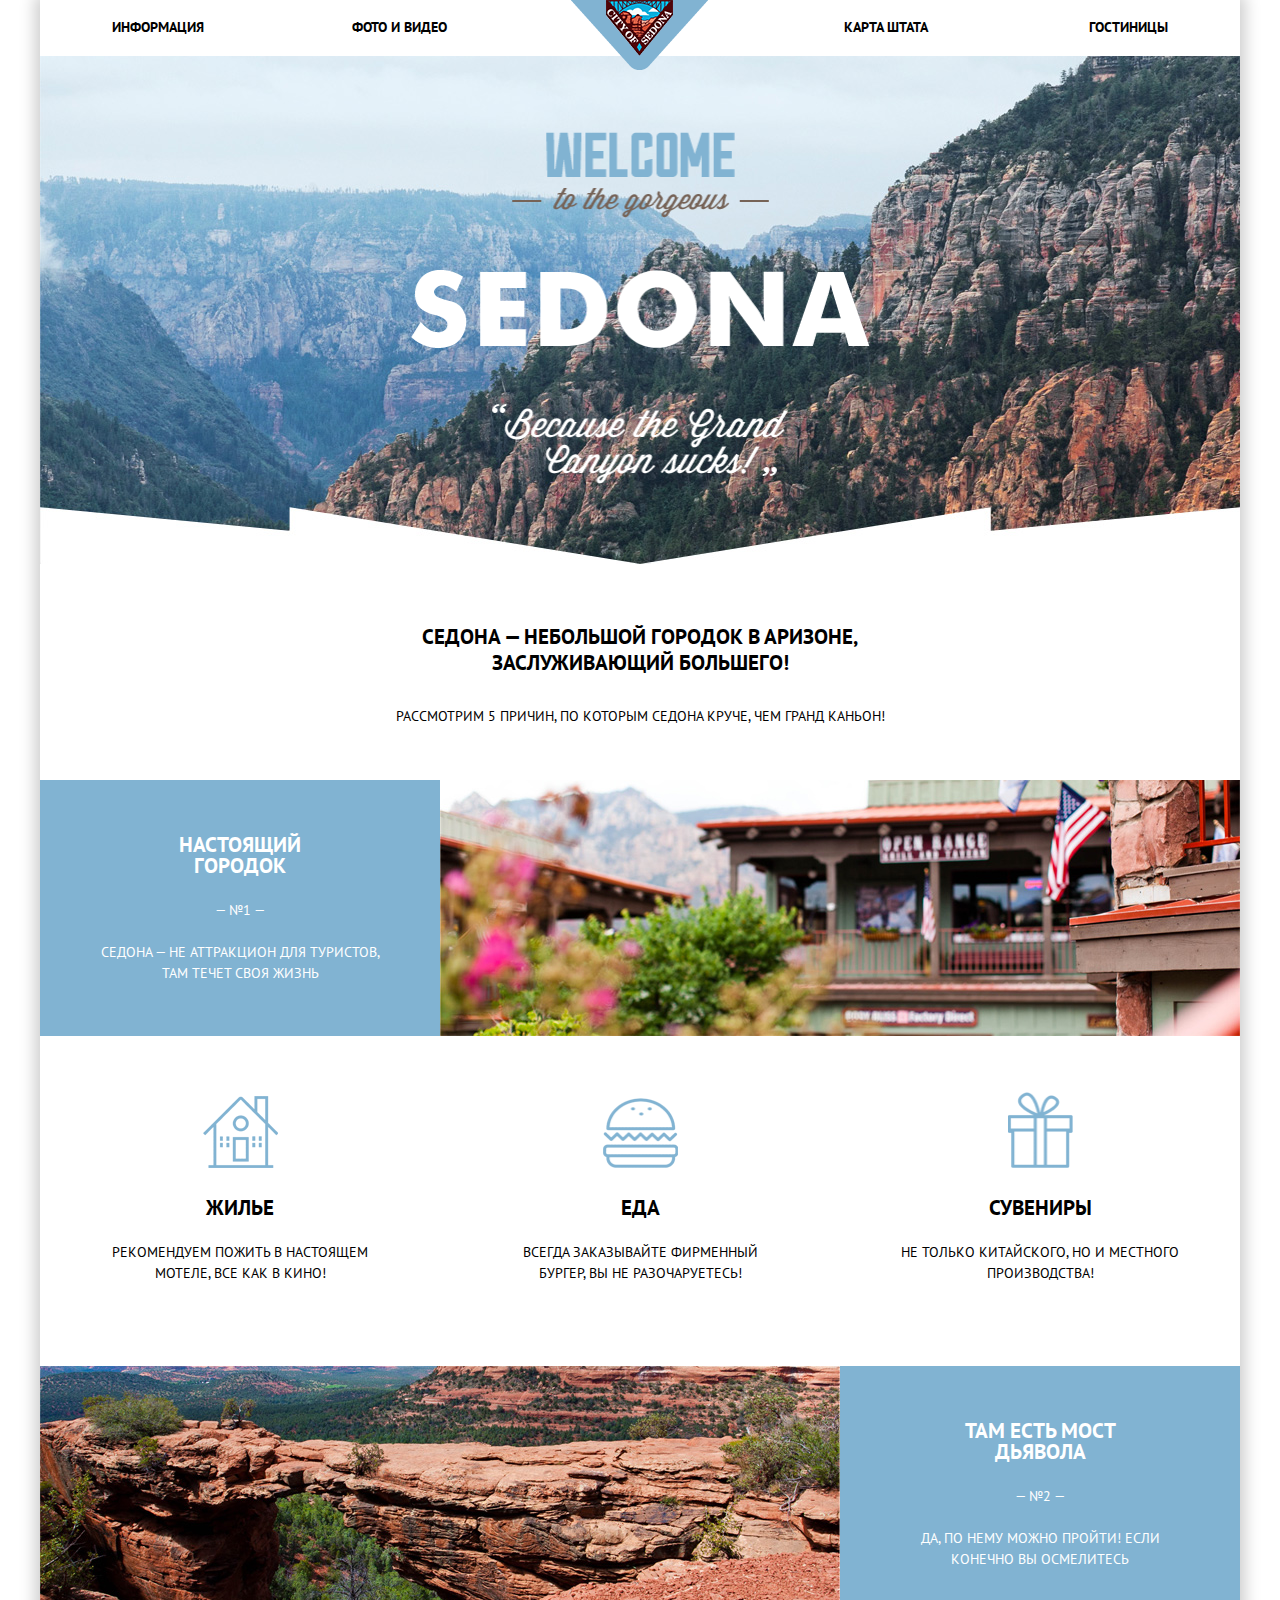
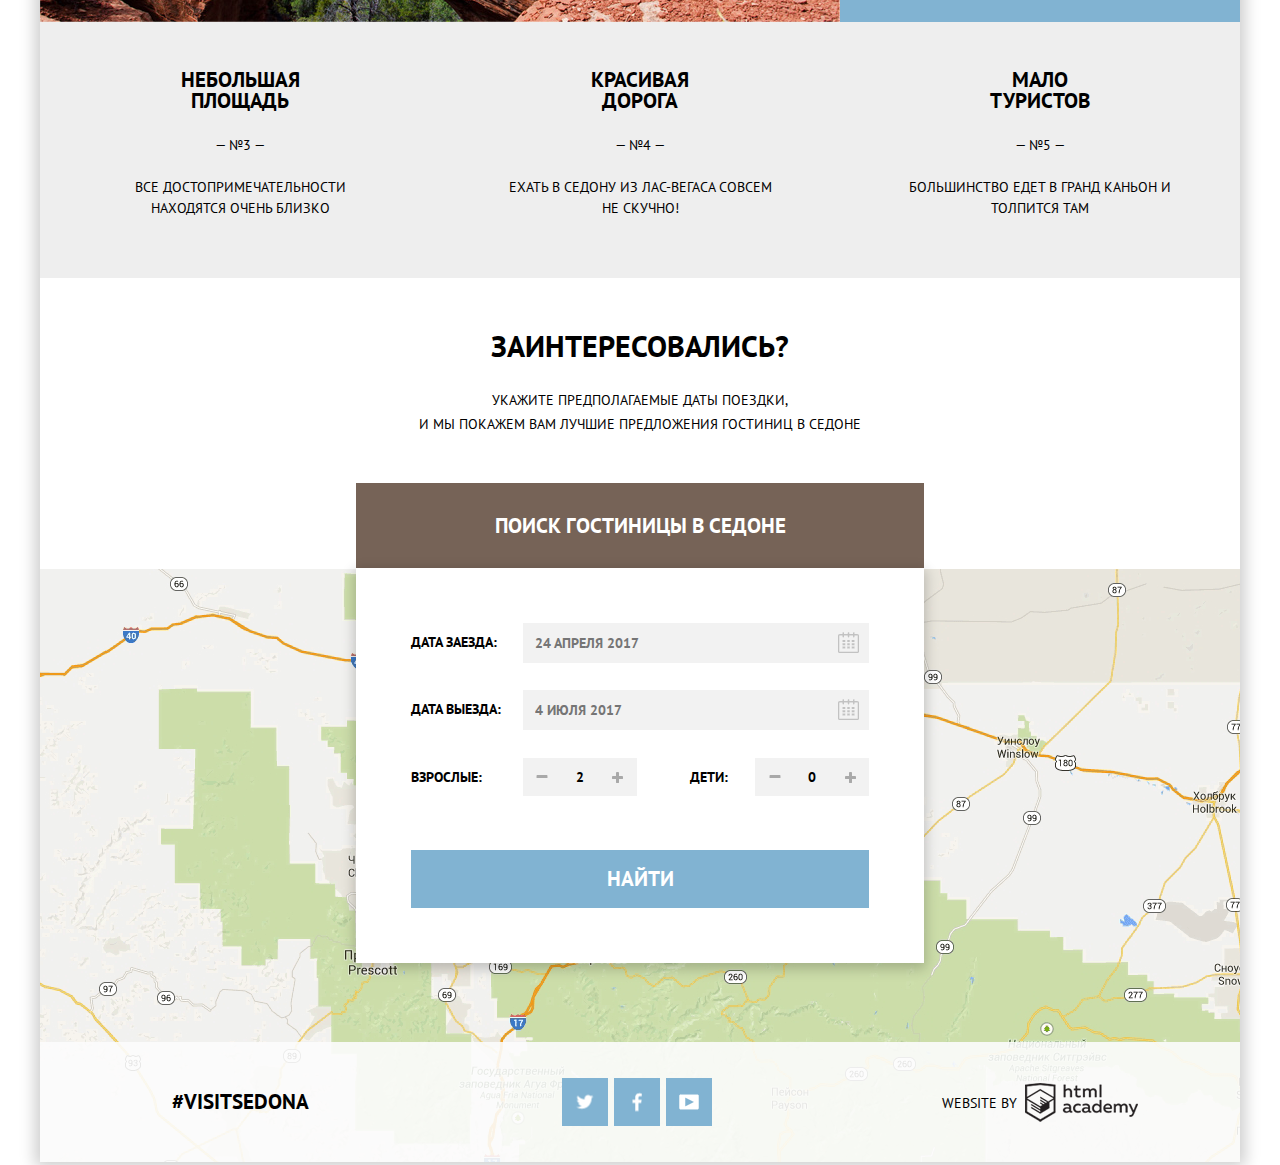
<file: index.html>
<!DOCTYPE html>
<html lang="ru">
<head>
  <meta charset="utf-8">
  <title>HTML Academy: Седона</title>
  <link href="css/normalize.css" rel="stylesheet">
  <link href="https://fonts.googleapis.com/css?family=PT+Sans:400,700&amp;subset=cyrillic" rel="stylesheet">
  <link href="css/style.min.css" rel="stylesheet">
</head>
<body>
<div class="container">
  <header class="main-header">
    <nav class="main-nav">
      <ul class="clearfix">
        <li><a href="#">Информация</a></li>
        <li><a href="#">Фото и видео</a></li>
        <li><a href="#">Карта штата</a></li>
        <li><a href="index-hotels.html">Гостиницы</a></li>
      </ul>
    </nav>
    <div class="logo-header">
      <img src="img/logo2.png" width="137" height="70" alt="Логотип">
    </div>
  </header>
  <main>
    <div class="main-image">
      <img src="img/all-text.png" width="459" height="352" alt="Welcome to the gorgeous SEDONA">
    </div>
    <div class="tagline">
      <p><b>Седона — небольшой городок в Аризоне, заслуживающий большего!</b></p>
      <p>Рассмотрим 5 причин, по которым седона круче, чем гранд каньон!</p>
    </div>
    <div class="content-item clearfix">
      <div class="content-text blue">
        <p class="title">Настоящий городок</p>
        <p class="number">— №1 —</p>
        <p class="about">Седона — не аттракцион для туристов, там течет своя жизнь</p>
      </div>
      <div class="content-image">
        <img class="image-content" src="img/house.jpg" width="800" height="256" alt="Open range picture">
      </div>
    </div>
    <div class="-content-item features clearfix">
      <div class="features-item">
        <div class="features-img">
          <img src="img/home.png" width="75" height="72" alt="Домик">
        </div>
        <p class="title">Жилье</p>
        <p class="about">Рекомендуем пожить в настоящем мотеле, все как в кино!</p>
      </div>
      <div class="features-item">
        <div class="features-img">
          <img src="img/food.png" width="75" height="70" alt="Бургер">
        </div>
        <p class="title">Еда</p>
        <p class="about">Всегда заказывайте фирменный бургер, вы не разочаруетесь!</p>
      </div>
      <div class="features-item">
        <div class="features-img">
          <img src="img/gift.png" width="65" height="76" alt="Подарок">
        </div>
        <p class="title">Сувениры</p>
        <p class="about">Не только китайского, но и местного производства!</p>
      </div>
    </div>
    <div class="content-item clearfix">
      <div class="content-image">
        <img class="image-content" src="img/canyon.jpg" width="800" height="256" alt="Фото каньона">
      </div>
      <div class="content-text blue">
        <p class="title">Там есть мост дьявола</p>
        <p class="number">— №2 —</p>
        <p class="about">Да, по нему можно пройти! Если конечно вы осмелитесь</p>
      </div>
    </div>
    <div class="content-item clearfix grey">
      <div class="content-text">
        <p class="title">Небольшая площадь</p>
        <p class="number">— №3 —</p>
        <p class="about">Все достопримечательности находятся очень близко</p>
      </div>
      <div class="content-text">
        <p class="title">Красивая дорога</p>
        <p class="number">— №4 —</p>
        <p class="about">Ехать в седону из Лас-Вегаса совсем не скучно!</p>
      </div>
      <div class="content-text">
        <p class="title">Мало туристов</p>
        <p class="number">— №5 —</p>
        <p class="about">Большинство едет в гранд каньон и толпится там</p>
      </div>
    </div>
    <div class="question">
      <p class="question-interesting">Заинтересовались?</p>
      <!--В данном месте в одном из вебинаров было разрешено оставить перенос в виде исключительной ситуации -->
      <p class="question-offer">Укажите предполагаемые даты поездки, <br>и мы покажем вам лучшие предложения
        гостиниц в седоне</p>
      <button class="btn-search-hotels">Поиск гостиницы в седоне</button>
      <div class="form-search">
        <form action="https://echo.htmlacademy.ru" method="get">
          <div class="row">
            <label for="arrival-date" class="text-on-form-search">Дата заезда:</label>
            <input class="arrival" id="arrival-date" name="arrival-date" type="text" placeholder="24 апреля 2017">
            <span class="calendar"></span>
          </div>
          <div class="row">
            <label for="departure-date" class="text-on-form-search">Дата выезда:</label>
            <input class="departure" id="departure-date" name="departure-date" type="text" placeholder="4 июля 2017">
            <span class="calendar"></span>
          </div>
          <div class="row-adult">
            <span class="icon-minus"></span>
            <span class="icon-plus"></span>
            <label for="adult-count" class="text-on-form-search">Взрослые:</label>
            <input class="adult" id="adult-count" name="adult-count" type="text" value="2">
          </div>
          <div class="row-children">
            <span class="icon-minus"></span>
            <span class="icon-plus"></span>
            <label for="children-count" class="text-on-form-search">Дети:</label>
            <input class="children" type="text" id="children-count" name="children-count" value="0">
          </div>
          <button class="btn-search" type="submit">Найти</button>
        </form>
      </div>
    </div>
    <div class="map">
      <img src="img/map.png" width="1200" height="593" alt="Карта">
    </div>
  </main>
  <footer id="for-opacity-footer" class="main-footer clearfix">
    <section class="footer-hashteg">
      <a href="#">#visitsedona</a>
    </section>
    <section class="footer-social">
      <a class="social-btn social-btn-tw" href="#">Tвиттер</a>
      <a class="social-btn social-btn-fb" href="#">Фейсбук</a>
      <a class="social-btn social-btn-yb" href="#">Ютуб</a>
    </section>
    <section class="footer-copyright">
      <span>website by</span>
      <a class="html-logo" href="https://htmlacademy.ru">HtmlAcademy</a>
    </section>
  </footer>
</div>
</body>
</html>
</file>
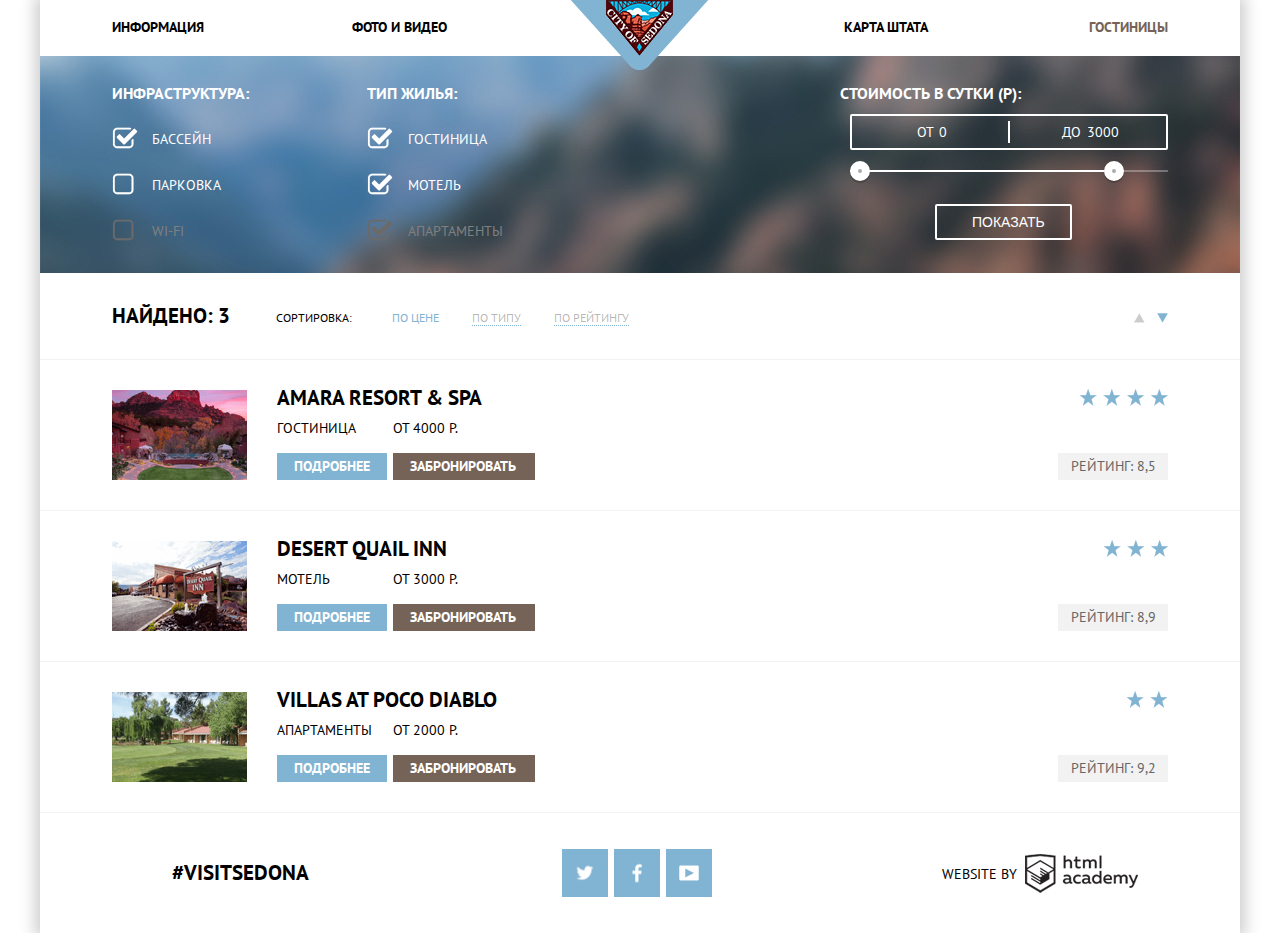
<file: index-hotels.html>
<!DOCTYPE html>
<html lang="ru">
<head>
  <meta charset="utf-8">
  <title>HTML Academy: Седона</title>
  <link href="css/normalize.css" rel="stylesheet">
  <link href="https://fonts.googleapis.com/css?family=PT+Sans:400,700&amp;subset=cyrillic" rel="stylesheet">
  <link href="css/style.min.css" rel="stylesheet">
</head>
<body>
<div class="container">
  <header class="main-header">
    <nav class="main-nav">
      <ul class="clearfix">
        <li><a href="#">Информация</a></li>
        <li><a href="#">Фото и видео</a></li>
        <li><a href="#">Карта штата</a></li>
        <li><a class="active-page" href="#">Гостиницы</a></li>
      </ul>
    </nav>
    <div class="logo-header">
      <a href="index.html"><img src="img/logo2.png" width="137" height="70" alt=""></a>
    </div>
  </header>
  <main>
    <div class="content-filter clearfix left-right-padding-container">
      <form class="-content-filter clearfix" action="https://echo.htmlacademy.ru" method="get">
        <div class="column-in-filter">
          <span class="title-in-filter">Инфраструктура:</span>
          <ul class="infrastructure">
            <li><input type="checkbox" id="swimming-pool" name="swimming-pool" checked>
              <label for="swimming-pool">Бассейн</label>
            </li>
            <li>
              <input type="checkbox" id="parking" name="parking">
              <label for="parking">Парковка</label>
            </li>
            <li>
              <input type="checkbox" id="wi-fi" name="wi-fi" disabled>
              <label for="wi-fi">Wi-fi</label>
            </li>
          </ul>
        </div>
        <div class="column-in-filter">
          <span class="title-in-filter">Тип жилья:</span>
          <ul class="type-house">
            <li><input type="checkbox" id="hotel" name="hotel" checked>
              <label for="hotel">Гостиница</label>
            </li>
            <li><input type="checkbox" id="motel" name="motel" checked>
              <label for="motel">Мотель</label>
            </li>
            <li><input type="checkbox" id="apartments" name="apartments" checked disabled>
              <label for="apartments">Апартаменты</label>
            </li>
          </ul>
        </div>
        <div class="column-in-filter">
          <div class="filter-range-title">Стоимость в сутки (р):</div>
          <div class="price-controls">
            <label class="min-price">от <input type="text" name="min-price" value="0"></label>
            <label class="max-price">до <input type="text" name="max-price" value="3000"></label>
          </div>
          <div class="range-controls">
            <div class="scale">
              <div class="bar"></div>
            </div>
            <div class="range-toggle range-toggle-min"></div>
            <div class="range-toggle range-toggle-max"></div>
          </div>
          <button class="btn-transparent" type="submit">Показать</button>
        </div>
      </form>
    </div>
    <div class="content left-right-padding-container clearfix">
      <div class="content-left">
        <div class="result-count">
          <span class="title">Найдено: 3</span>
        </div>
      </div>
      <div class="content-right">
        <div class="sorting">
          <span class="text-in-sorting">Сортировка:</span>
          <a class="text-in-sorting active" href="#">по цене</a>
          <a class="text-in-sorting" href="#">по типу</a>
          <a class="text-in-sorting" href="#">по рейтингу</a>
        </div>
        <div class="arrow">
          <a class="arrow-up"></a>
          <!--<img src="http://placehold.it/20x20">-->
          <a class="arrow-down arrow-active"></a>
        </div>
      </div>
    </div>
    <section class="content-hotel left-right-padding-container clearfix">
      <div class="hotel-image to-left">
        <img src="img/amara.png" width="135" height="90" alt="Гостиница Amara resort & spa">
      </div>
      <div class="hotel-description to-right">
        <div class="description-header clearfix">
          <div class="title to-left">
            <a href="#">Amara resort & spa</a>
          </div>
          <div class="stars to-right">
            <span class="stars-count-4"></span>
          </div>
        </div>
        <div class="description-middle clearfix">
          <span class="type">Гостиница</span>
          <span class="price">от 4000 р.</span>
        </div>
        <div class="description-bottom clearfix">
          <a class="btn-about" href="#">Подробнее</a>
          <a class="btn-reserve" href="#">Забронировать</a>
          <span class="raiting">Рейтинг: 8,5</span>
        </div>
      </div>
    </section>
    <section class="content-hotel left-right-padding-container clearfix">
      <div class="hotel-image to-left">
        <img src="img/desert.png" width="135" height="90" alt="Мотель DESERT...">
      </div>
      <div class="hotel-description to-right">
        <div class="description-header clearfix">
          <div class="title">
            <a href="#">Desert quail inn</a>
          </div>
          <div class="stars">
            <span class="stars-count-3"></span>
          </div>
        </div>
        <div class="description-middle">
          <span class="type">Мотель</span>
          <span class="price">от 3000 р.</span>
        </div>
        <div class="description-bottom clearfix">
          <a class="btn-about" href="#">Подробнее</a>
          <a class="btn-reserve" href="#">Забронировать</a>
          <span class="raiting">Рейтинг: 8,9</span>
        </div>
      </div>
    </section>
    <section class="content-hotel left-right-padding-container clearfix">
      <div class="hotel-image to-left">
        <img src="img/villas.png" width="135" height="90" alt="Апартаменты VILLAS">
      </div>
      <div class="hotel-description to-right">
        <div class="description-header clearfix">
          <div class="title">
            <a href="#">Villas at poco diablo</a>
          </div>
          <div class="stars">
            <span class="stars-count-2"></span>
          </div>
        </div>
        <div class="description-middle">
          <span class="type">Апартаменты</span>
          <span class="price">от 2000 р.</span>
        </div>
        <div class="description-bottom clearfix">
          <a class="btn-about" href="#">Подробнее</a>
          <a class="btn-reserve" href="#">Забронировать</a>
          <div class="raiting">
            <span>Рейтинг: 9,2</span>
          </div>
        </div>
      </div>
    </section>
  </main>
  <footer id="for-opacity-footer" class="main-footer inner-footer clearfix">
    <section class="footer-hashteg">
      <a href="#">#visitsedona</a>
    </section>
    <section class="footer-social">
      <a class="social-btn social-btn-tw" href="#">Tвиттер</a>
      <a class="social-btn social-btn-fb" href="#">Фейсбук</a>
      <a class="social-btn social-btn-yb" href="#">Ютуб</a>
    </section>
    <section class="footer-copyright">
      <span>website by</span>
      <a class="html-logo" href="https://htmlacademy.ru">HtmlAcademy</a>
    </section>
  </footer>
</div>
</body>
</html>
</file>
<file: css/style.min.css>
.main-nav a,.main-nav li{vertical-align:top;display:inline-block}.main-nav,.tagline p:first-child,body{text-transform:uppercase}.form-search input,.form-search label,.main-nav a,.main-nav li{display:inline-block}.btn-search,.btn-search-hotels,.form-search input{font-family:"PT Sans",Arial,sans-serif;border:none}.icon-minus::before,.price-controls::after,.social-btn::before{content:"";transform:translate(-50%,-50%)}.column-in-filter,.form-search,.tagline{box-sizing:border-box}.footer-hashteg a,.main-nav a,.sorting a{text-decoration:none}body{font-family:"PT Sans",Arial,sans-serif;min-height:21px;font-weight:400;font-size:14px;padding:0;margin:0;color:#000}.container,main{position:relative;width:1200px;margin-left:auto;margin-right:auto}.container{box-shadow:0 0 15px 5px rgba(0,0,0,.2)}.main-header{position:relative;min-height:70px;padding:0 72px;text-align:center;margin:0}.main-nav{color:#000;font-weight:700;font-size:0;line-height:26px;text-align:right}.main-nav ul{padding:0;font-size:0;margin:0;list-style:none}.main-nav li{width:240px;font-size:14px;line-height:26px;padding-top:14px}.to-left{float:left;text-align:left}.to-right{float:right}.main-nav li:nth-child(1),.main-nav li:nth-child(2){float:left;text-align:left}.main-nav li:nth-child(3),.main-nav li:nth-child(4){display:inline-block;margin-right:0;vertical-align:top;text-align:right}.main-image img,.tagline{margin-left:auto;margin-right:auto}.main-nav a{text-align:center;color:#000}.main-nav a:hover{color:#81b3d2}.main-nav a:active{color:#000;opacity:.3}.logo-header{position:absolute;top:0;left:531px;z-index:200}.main-image{height:432px;margin-top:-14px;padding-top:76px;padding-left:371px;margin-bottom:0;background:url(../img/main-image-background3.jpg) no-repeat #467ea9}.blue,.content-image{background-color:#81b3d2}.tagline{height:156px;margin-top:0}.tagline p{padding:0;margin:0}.tagline p:first-child{width:440px;font-weight:700;font-size:21px;text-align:center;line-height:26px;margin:60px auto 27px}.tagline p:last-child{line-height:26px;font-size:14px;text-align:center;text-transform:uppercase}.about,.number,.title{line-height:21px;text-align:center;text-transform:uppercase}.title{font-size:21px;font-weight:700}.about,.number{font-size:14px}.content-item{min-height:256px}.content-image{float:left;height:256px;width:800px}.content-text{padding-top:54px}.grey .content-text{padding-top:47px}.content-text p{padding:0;margin:0}.blue .about,.blue .title,.features-img img,.features-item .about,.grey .about,.grey .title{margin-left:auto;margin-right:auto}.blue p:first-child,.grey p:first-child{margin-bottom:24px}.blue .title{width:151px}.blue .about{width:305px}.blue .number,.grey .number{margin-bottom:21px}.content-text{float:left;min-height:202px;width:400px}.blue{color:#fff}.grey{background-color:#eee}.grey .title{width:150px}.grey .about{width:270px}.features{height:330px}.features-item{float:left;min-height:330px;width:400px;padding:0}.features-img{position:relative;height:131px;text-align:center;vertical-align:bottom;margin-bottom:30px;line-height:255px}.features-item .title{margin-bottom:24px}.features-item .about{width:285px}.question{position:relative;padding-top:53px;height:238px}.question p{padding:0;margin:0}.question p:first-child{margin-bottom:27px}.question-interesting{font-size:30px;line-height:30px;font-weight:700;text-align:center;text-transform:uppercase}.question-offer{text-align:center;font-size:14px;line-height:24px;font-style:normal;text-transform:uppercase;margin-bottom:50px}.btn-search,.btn-search-hotels{height:86px;width:568px}.btn-search-hotels{font-weight:700;color:#fff;font-size:21px;line-height:26px;text-transform:uppercase;background:#766357;position:absolute;left:316px;bottom:0;cursor:pointer}.form-search input,.text-on-form-search{font-weight:700;font-size:14px;text-transform:uppercase}.form-search{position:absolute;left:316px;top:290px;height:395px;width:568px;padding:55px;background-color:#fff;box-shadow:0 4px 12px 2px rgba(0,1,1,.2);z-index:10}.form-search .row:nth-child(2){margin-bottom:30px}.text-on-form-search{line-height:26px;text-align:left}.form-search input{vertical-align:baseline;text-align:right;width:295px;height:38px;background:#f2f2f2}.form-search input:nth-child(1),.form-search input:nth-child(2){padding-left:12px;padding-right:39px;text-align:left}.form-search input:not([type=submit]):hover{background-color:#ebebeb}.form-search input:not([type=submit]):focus{outline:#ebebeb solid 2px;background-color:#fff}.form-search .adult,.form-search .children{width:38px}.form-search label{padding:0;margin:0;text-align:left;line-height:38px;float:left}.form-search .row{clear:both;text-align:right;height:38px;margin-bottom:29px}.form-search arrival{position:relative;padding-left:12px;text-align:center}.calendar{position:relative;width:21px;height:22px}.row .calendar::before{content:"";position:absolute;top:-2px;right:9px;width:22px;height:21px;background:url(../img/sprites.png) no-repeat;z-index:10}.icon-minus,.icon-minus::before,.icon-plus,.icon-plus::before{width:38px;height:38px}.row .calendar:hover::before{background:url(../img/sprites.png) -100px -150px no-repeat}.row .calendar:active::before{background:url(../img/sprites.png) -100px -200px no-repeat}.row-adult{float:left}.row-children{float:right;text-align:right;margin-bottom:54px}.row-adult input{position:relative;margin-left:41px;padding:0 38px;text-align:center}.row-count-input{-position:relative}.icon-minus{position:relative;font-size:0}.btn-search,.footer-hashteg a{font-size:21px;line-height:26px;font-weight:700;text-transform:uppercase}.icon-minus::before{position:absolute;display:block;top:-5px;left:60px;background:url(../img/sprites.png) -38px 17px no-repeat;z-index:10;cursor:pointer}.icon-plus,.map{position:relative}.footer-copyright span,.html-logo,.social-btn{display:inline-block;vertical-align:middle}.icon-minus{top:0;left:1px}.row-children .icon-minus{left:-12px}.icon-minus:hover::before{background:url(../img/sprites.png) 12px -133px no-repeat}.icon-minus:active::before{background:url(../img/sprites.png) 12px -183px no-repeat}.icon-plus::before{content:"";position:absolute;left:116px;background:url(../img/sprites.png) -86px 14px no-repeat;z-index:10;cursor:pointer}.row-children .icon-plus::before{left:103px}.icon-plus:hover::before{background:url(../img/sprites.png) -36px -136px no-repeat}.icon-plus:active::before{background:url(../img/sprites.png) -36px -186px no-repeat}.row-children input{margin-left:27px;padding:0 38px;text-align:center}.btn-search{color:#fff;background:#81b3d2;height:58px;width:458px}.btn-search:hover{background:#669ec0}.btn-search:active{color:rgba(255,255,255,.3);background-color:#5496bd}.map{height:593px;background-color:#cbdda9}.main-footer,.social-btn{position:relative;height:48px}.main-footer{margin-top:-120px;padding-top:36px;padding-bottom:36px;background-color:rgba(252,252,252,.9)}.footer-copyright,.footer-hashteg,.footer-social{float:left;display:inline-block;width:400px;text-align:center;vertical-align:middle}.footer-hashteg{margin-top:11px}.footer-hashteg a{color:#000}.footer-social,.social-btn{font-size:0}.social-btn{width:46px;margin-right:6px;background-color:#81b3d2}.social-btn:hover{background-color:#669ec0}.social-btn:active{background-color:#5496bd}.social-btn::before{position:absolute;top:50%;left:50%;background-image:url(../img/sprites.png);background-repeat:no-repeat}.social-btn-tw::before{width:17px;height:15px;background-position:0 -100px}.social-btn-fb:before{width:10px;height:19px;background-position:-50px -100px}.social-btn-yb:before{width:20px;height:16px;background-position:-100px -100px}.social-btn-tw:active::before{width:17px;height:15px;background-position:-150px -150px}.social-btn-fb:active::before{width:10px;height:19px;background-position:-150px -200px}.social-btn-yb:active::before{width:20px;height:16px;background-position:-150px -100px}.footer-copyright{font-size:0;float:right;margin-top:5px}.footer-copyright span{font-size:14px;line-height:26px}.html-logo{font-size:0;margin-left:8px;background:url(../img/sprites.png) -300px 0 no-repeat;width:113px;height:39px}.html-logo:hover{background:url(../img/sprites.png) -300px -100px no-repeat}.html-logo:active{background:url(../img/sprites.png) -300px -50px no-repeat}.clearfix::after{content:"";display:table;clear:both}.left-right-padding-container{padding:0 72px}.main-nav .active-page{color:#766357}.content-filter{margin-top:-14px;height:217px;width:1056px;background:url(../img/filter-background.jpg) no-repeat #7397ba}.column-in-filter{display:block;float:left;height:217px;width:255px;padding-top:27px}.title-in-filter{display:inline-block;vertical-align:top;font-size:16px;line-height:21px;font-weight:700;color:#fff;padding:0;margin:0}.column-in-filter ul{margin:0;padding:0;font-size:0;list-style:none}.column-in-filter li{font-size:14px;line-height:26px;color:#fff;text-align:left;margin-bottom:20px}input[type=checkbox]{display:none}input[type=checkbox]+label{display:block;margin-top:25px;line-height:21px;padding-left:40px;position:relative;cursor:pointer}.type-house input[type=checkbox]+label{padding-left:41px}input[type=checkbox]:not(:checked)+label::before{content:"";display:block;position:absolute;top:-2px;left:0;background:url(../img/sprites.png) -50px -50px no-repeat;width:26px;height:22px}input[type=checkbox]:checked:not(:disabled)+label::after{content:"";position:absolute;top:-2px;left:0;background:url(../img/sprites.png) 0 -50px no-repeat;width:26px;height:22px}input[type=checkbox]:disabled+label::before{content:"";display:block;position:absolute;top:-2px;left:0;background:url(../img/sprites.png) -200px -150px no-repeat;width:26px;height:22px;cursor:not-allowed}input[type=checkbox]:checked:disabled+label,input[type=checkbox]:disabled+label{color:grey;cursor:not-allowed}input[type=checkbox]:checked:disabled+label::before{content:"";display:block;position:absolute;top:-2px;left:0;background:url(../img/sprites.png) -200px -100px no-repeat;width:26px;height:22px;cursor:not-allowed}.column-in-filter:last-child{float:right;width:318px;color:#fff;text-transform:uppercase}.filter-range-title{margin-bottom:10px;margin-left:-10px;font-weight:600;font-size:16px;line-height:21px}.price-controls{position:relative;height:32px;margin-bottom:20px;font-size:0;border:2px solid #fff;border-radius:2px}.price-controls::after{position:absolute;top:50%;left:50%;width:2px;height:22px;background:#fff}.price-controls label{display:inline-block;padding-top:5px;font-size:14px;line-height:21px;vertical-align:top;cursor:pointer}.price-controls .max-price,.price-controls .min-price{width:90px;padding-left:65px}.price-controls .max-price{padding-left:55px}.price-controls input{width:50px;margin:0;color:inherit;font:inherit;background:0 0;border:none}.range-controls{position:relative;margin-bottom:32px}.range-controls .scale{height:2px;background:rgba(255,255,255,.3)}.range-controls .bar{width:80%;height:2px;background:#fff}.range-toggle{position:absolute;top:-9px;width:4px;height:4px;background:#ababab;border:8px solid #fff;border-radius:50%;box-shadow:0 2px 1px 0 rgba(0,1,1,.2);cursor:pointer}.range-toggle:hover{background:#1c4f80}.range-toggle-min{left:0}.range-toggle-max{left:80%}.btn-transparent{display:block;margin:0 auto 0 85px;height:36px;width:137px;padding:6px 35px;font-size:14px;line-height:21px;color:#fff;text-transform:uppercase;background:0 0;border:2px solid #fff;border-radius:2px;cursor:pointer}.btn-transparent:hover{color:#000;background:#fff}.content{height:86px;border-bottom:1px solid #f2f2f2}.content-left,.content-right{display:inline-block;font-size:0;vertical-align:baseline;padding-top:32px}.content-left{float:left;width:135px}.content-right{float:right;width:892px}.arrow,.result-count,.sorting{display:block;float:left}.arrow-down,.arrow-up{display:inline-block;vertical-align:baseline;width:11px;height:10px;cursor:pointer}.sorting{padding-top:4px}.text-in-sorting{font-size:12px;line-height:18px}.sorting span{margin-right:40px}.sorting a{color:rgba(0,0,0,.3);margin-right:33px;border-bottom:1px dotted #81b3d2}.sorting a:hover{color:#81b3d2}.sorting a:active{color:#000;border-bottom:none}.sorting .active{color:#81b3d2;border-bottom:none}.arrow{float:right;font-size:0}.arrow-up{margin-top:8px;background:url(../img/sprites.png) -250px -50px no-repeat}.arrow-down{margin-left:12px;background:url(../img/sprites.png) -250px 0 no-repeat}.arrow-up:hover{background:url(../img/sprites.png) -150px -50px no-repeat}.arrow-up .arrow-active,.arrow-up:active{background:url(../img/sprites.png) -200px -50px no-repeat}.arrow-down:hover{background:url(../img/sprites.png) -150px 0 no-repeat}.arrow .arrow-active,.arrow-down:active{background:url(../img/sprites.png) -200px 0 no-repeat}.hotel-description,.hotel-image{display:block}.btn-about,.btn-reserve,.hotel-description,.hotel-image,.price,.raiting,.type{box-sizing:border-box;vertical-align:top}.content-hotel{height:120px;width:1056px;padding-top:30px;border-bottom:1px solid #f2f2f2}.hotel-image{width:135px;height:90px;margin-right:25px}.hotel-description{height:90px;width:891px}.description-header{padding-top:0;margin-bottom:4px;height:26px;font-size:0}.description-header .title{float:left;display:block;margin-top:-3px;vertical-align:top;font-size:21px;line-height:21px;font-weight:700}.description-header .title a{color:#000;text-decoration:none}.description-header .title a:hover{cursor:pointer;color:#81b3d2}.description-header .title a:active{cursor:pointer;color:#000;opacity:.3}.description-bottom .btn-about,.description-bottom .btn-reserve{display:inline-block;vertical-align:top;text-decoration:none;font-weight:700;padding:3px 17px;text-transform:uppercase;color:#fff;height:27px;line-height:21px}.description-middle{margin-bottom:17px}.description-middle .type{display:inline-block;vertical-align:top;width:110px}.description-middle .price{display:inline-block;vertical-align:top;width:142px;margin-left:2px}.description-bottom{min-height:27px;font-size:0}.description-bottom .btn-about{width:110px;font-size:14px;background-color:#81b3d2}.description-bottom .btn-reserve{width:142px;font-size:14px;background-color:#766357;margin-left:6px}.description-bottom .btn-about:hover{background-color:#669ec0}.description-bottom .btn-about:active{color:rgba(255,255,255,.3);background-color:#5496bd}.description-bottom .btn-reserve:hover{background-color:#604e43}.description-bottom .btn-reserve:active{color:rgba(255,255,255,.3);background-color:#604e43}.description-bottom .raiting{display:block;height:27px;font-size:14px;line-height:21px;width:110px;text-align:center;padding:3px 0;color:#666;background-color:#f2f2f2}.raiting,.stars{display:block;float:right}.stars{position:relative}.stars-count-2,.stars-count-3,.stars-count-4{position:absolute;display:block;height:17px;top:-1px}.stars-count-4{width:89px;left:-89px;background:url(../img/sprites.png) 0 -350px no-repeat}.stars-count-3{width:65px;left:-65px;background:url(../img/sprites.png) 0 -300px no-repeat}.stars-count-2{width:42px;left:-42px;background:url(../img/sprites.png) 0 -250px no-repeat}.inner-footer{margin:0;background-color:#fff}
</file>
